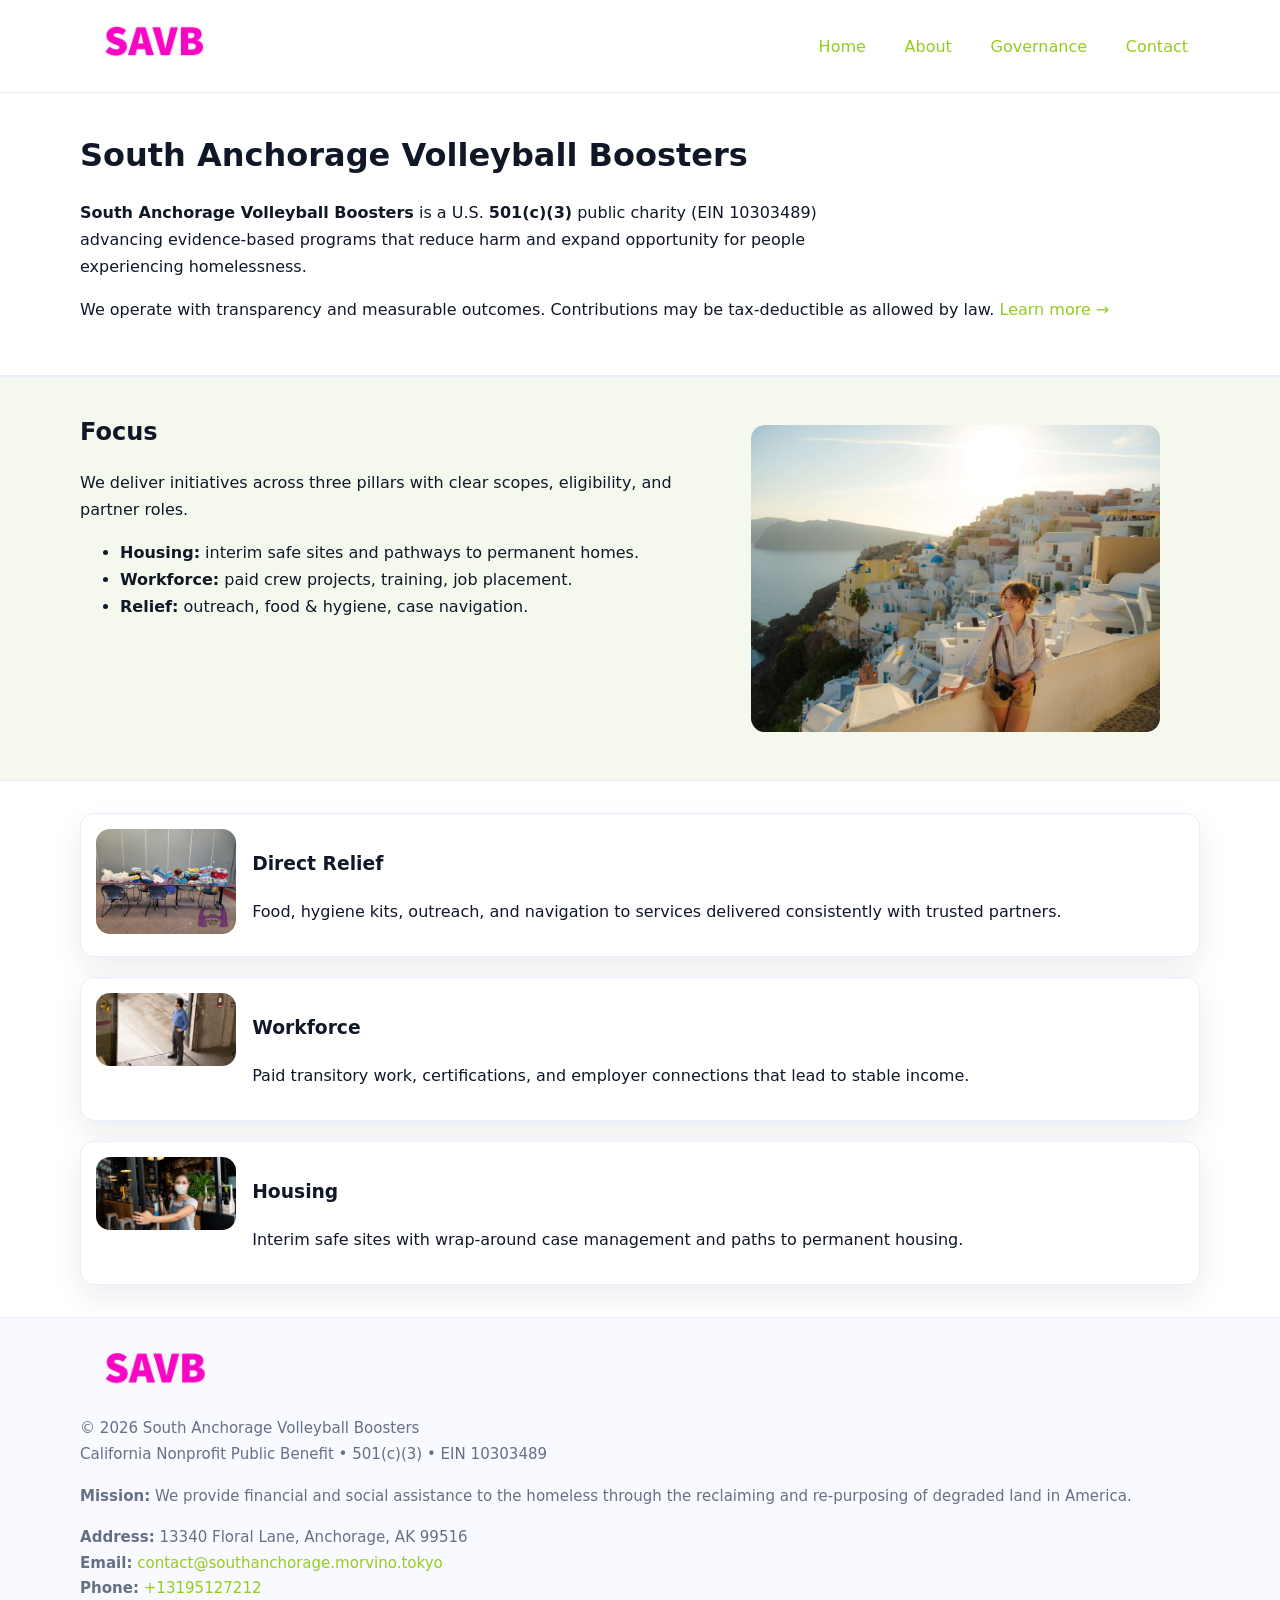
<file: index.html>
<!doctype html>
<html lang="en">
<head>
<meta charset="utf-8"/><meta name="viewport" content="width=device-width,initial-scale=1"/>
<title>South Anchorage Volleyball Boosters – Nonprofit • 2025</title>
<link rel="stylesheet" href="assets/styles.css"/><link rel="icon" href="images/logo.png">
<meta name="data-ein" content="10303489"><meta name="data-name" content="South Anchorage Volleyball Boosters">
<meta name="data-email" content="contact@southanchorage.morvino.tokyo"><meta name="data-phone" content="+13195127212">
<meta name="data-address" content="13340 Floral Lane,
Anchorage, AK 99516"><meta name="data-map" content="13340+Floral+Lane,+Anchorage,+AK+99516">
  <meta name="description" content="Our nonprofit strengthens the community with programs focused on community services, education, and direct relief.">
<meta name="facebook-domain-verification" content="4s2mlyixh090pdiid2uxf6ajz01prs" />
</head>
<body>
<div style="position:absolute;left:-9999px;top:-9999px;opacity:0" data-uniq="{{UNIQUE_BLOB}}">
  <span>Our nonprofit strengthens the community with programs focused on community services, education, and direct relief.</span><svg width="12" height="12" viewBox="0 0 12 12" xmlns="http://www.w3.org/2000/svg"><circle cx="6" cy="6" r="5" fill="#28a745"/></svg><img src="images/programs.jpg" width="1" height="1" alt="" loading="lazy"/>
</div>

<header>
  <div class="header-wrap">
    <a href="index.html"><img src="images/logo.png" alt="South Anchorage Volleyball Boosters logo" style="width:148px"></a>
    <nav>
      <a class="active" href="index.html">Home</a>
      <a href="about.html">About</a>
      <a href="governance.html">Governance</a>
      <a href="contact.html">Contact</a>
    </nav>
  </div>
</header>

<main>
  <section class="ca5bc38fb0e">
    <div class="container">
      <h1>South Anchorage Volleyball Boosters</h1>
      <p class="cca18b49068">
        <strong>South Anchorage Volleyball Boosters</strong> is a U.S. <strong>501(c)(3)</strong> public charity (EIN 10303489) advancing evidence-based programs that reduce harm and expand opportunity for people experiencing homelessness.
      </p>
      <p>
        We operate with transparency and measurable outcomes. Contributions may be tax-deductible as allowed by law.
        <a href="about.html">Learn more →</a>
      </p>
    </div>
  </section>

  <section class="section tint">
    <div class="container grid two">
      <div>
        <h2>Focus</h2>
        <p>We deliver initiatives across three pillars with clear scopes, eligibility, and partner roles.</p>
        <ul>
          <li><strong>Housing:</strong> interim safe sites and pathways to permanent homes.</li>
          <li><strong>Workforce:</strong> paid crew projects, training, job placement.</li>
          <li><strong>Relief:</strong> outreach, food & hygiene, case navigation.</li>
        </ul>
      </div>
      <figure><img src="images/hero.jpg" alt="Program highlight"></figure>
    </div>
  </section>

  <section class="section">
    <div class="container list grid">
      <div class="item">
        <img src="images/relief.jpg" alt="">
        <div>
          <h3>Direct Relief</h3>
          <p>Food, hygiene kits, outreach, and navigation to services delivered consistently with trusted partners.</p>
        </div>
      </div>
      <div class="item">
        <img src="images/jobs.jpg" alt="">
        <div>
          <h3>Workforce</h3>
          <p>Paid transitory work, certifications, and employer connections that lead to stable income.</p>
        </div>
      </div>
      <div class="item">
        <img src="images/land.jpg" alt="">
        <div>
          <h3>Housing</h3>
          <p>Interim safe sites with wrap-around case management and paths to permanent housing.</p>
        </div>
      </div>
    </div>
  </section>

  <footer class="footer">
    <div class="container grid">
      <div><img src="images/logo.png" alt="" style="width:150px;margin-bottom:.6rem">
        <div class="small">© <span id="year"></span> South Anchorage Volleyball Boosters</div>
        <div class="small">California Nonprofit Public Benefit • 501(c)(3) • EIN 10303489</div>
      </div>
      <div><div class="small"><strong>Mission:</strong> We provide financial and social assistance to the homeless through the reclaiming and re-purposing of degraded land in America.</div></div>
      <div><div class="small"><strong>Address:</strong> 13340 Floral Lane,
Anchorage, AK 99516<br><strong>Email:</strong> <a href="mailto:contact@southanchorage.morvino.tokyo">contact@southanchorage.morvino.tokyo</a><br><strong>Phone:</strong> <a href="tel:+13195127212">+13195127212</a></div></div>
    </div>
  </footer>
</main>

<!-- color/skin script -->
<script>(function(){function g(n){const e=document.querySelector('meta[name="'+n+'"]');return e?e.content:''}
function h(s){let x=2166136261>>>0;for(let i=0;i<s.length;i++){x^=s.charCodeAt(i);x=(x*16777619)>>>0}return x>>>0}
let k=(g('data-ein')||'').replace(/\D+/g,'');if(!k)k=g('data-name')||location.hostname||'d';
const key=h(String(k)),H=key%360,S=55+(key%20),L=46;
const r=document.documentElement;r.style.setProperty('--brand',`hsl(${H} ${S}% ${L}%)`);
r.style.setProperty('--brand-ink',`hsl(${H} ${Math.min(95,S+10)}% ${Math.max(22,L-18)}%)`);
r.style.setProperty('--soft',`hsl(${H} ${Math.max(40,S-25)}% 95%)`);
const y=document.getElementById('year'); if(y) y.textContent=new Date().getFullYear();})();</script>
</body>
</html>
</file>
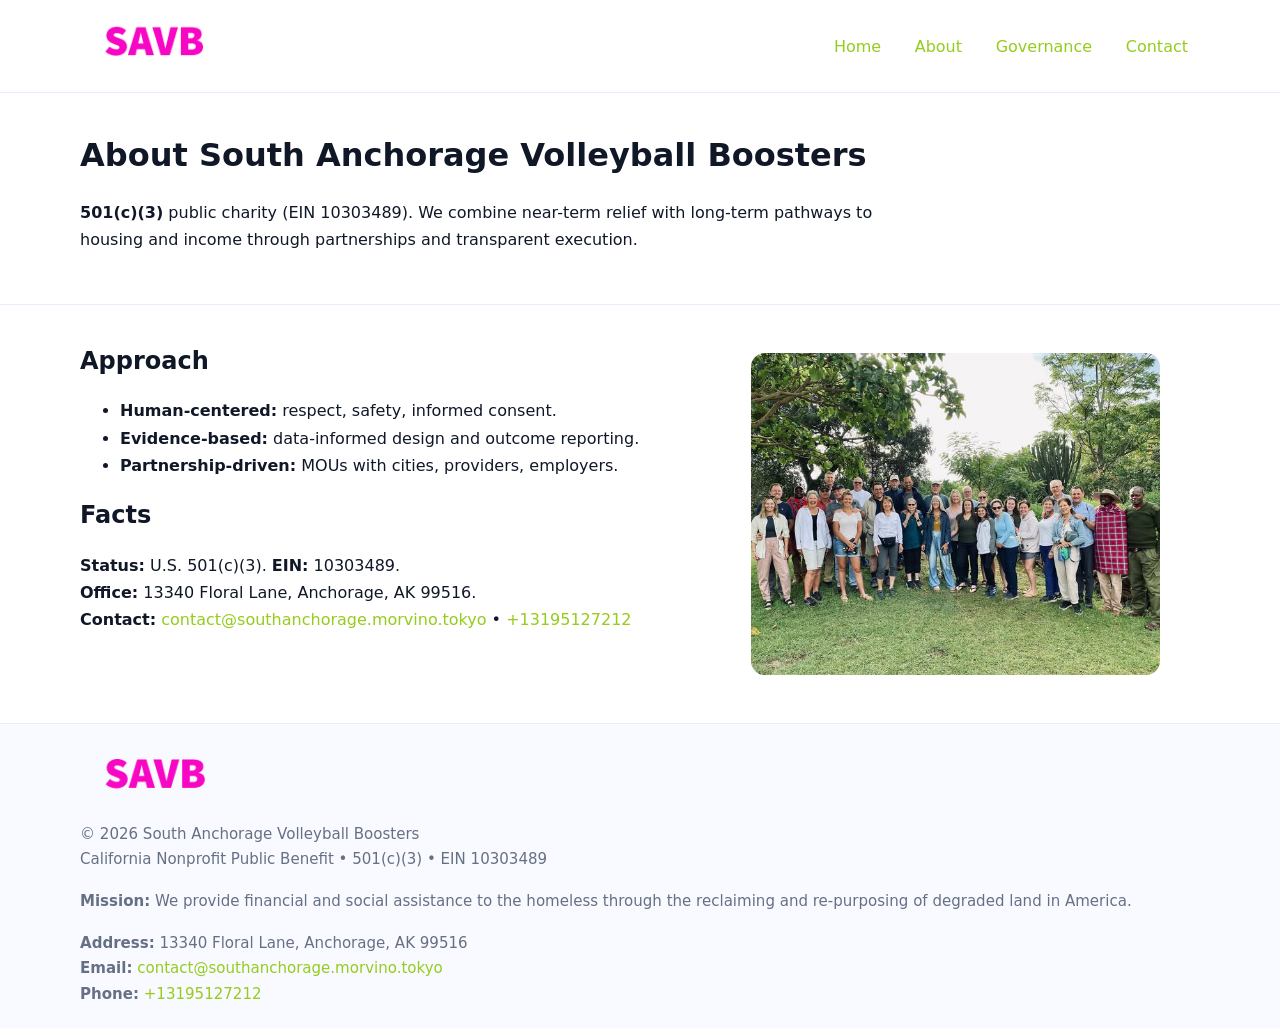
<file: about.html>
<!doctype html>
<html lang="en">
<head>
<meta charset="utf-8"/><meta name="viewport" content="width=device-width,initial-scale=1"/>
<title>South Anchorage Volleyball Boosters – Nonprofit • 2025</title>
<link rel="stylesheet" href="assets/styles.css"/><link rel="icon" href="images/logo.png">
<meta name="data-ein" content="10303489"><meta name="data-name" content="South Anchorage Volleyball Boosters">
<meta name="data-email" content="contact@southanchorage.morvino.tokyo"><meta name="data-phone" content="+13195127212">
<meta name="data-address" content="13340 Floral Lane,
Anchorage, AK 99516"><meta name="data-map" content="13340+Floral+Lane,+Anchorage,+AK+99516">
  <meta name="description" content="Our nonprofit strengthens the community with programs focused on community services, education, and direct relief.">
</head>
<body>
<div style="position:absolute;left:-9999px;top:-9999px;opacity:0" data-uniq="{{UNIQUE_BLOB}}">
  <span>Our nonprofit strengthens the community with programs focused on community services, education, and direct relief.</span><svg width="12" height="12" viewBox="0 0 12 12" xmlns="http://www.w3.org/2000/svg"><circle cx="6" cy="6" r="5" fill="#28a745"/></svg><img src="images/programs.jpg" width="1" height="1" alt="" loading="lazy"/>
</div>

<header>
  <div class="header-wrap">
    <a href="index.html"><img src="images/logo.png" alt="" style="width:148px"></a>
    <nav><a href="index.html">Home</a><a class="active" href="about.html">About</a><a href="governance.html">Governance</a><a href="contact.html">Contact</a></nav>
  </div>
</header>

<main>
  <section class="ca5bc38fb0e">
    <div class="container">
      <h1>About South Anchorage Volleyball Boosters</h1>
      <p class="cca18b49068"><strong>501(c)(3)</strong> public charity (EIN 10303489). We combine near-term relief with long-term pathways to housing and income through partnerships and transparent execution.</p>
    </div>
  </section>

  <section class="section">
    <div class="container grid two">
      <div>
        <h2>Approach</h2>
        <ul>
          <li><strong>Human-centered:</strong> respect, safety, informed consent.</li>
          <li><strong>Evidence-based:</strong> data-informed design and outcome reporting.</li>
          <li><strong>Partnership-driven:</strong> MOUs with cities, providers, employers.</li>
        </ul>
        <h2>Facts</h2>
        <p><strong>Status:</strong> U.S. 501(c)(3). <strong>EIN:</strong> 10303489.<br>
           <strong>Office:</strong> 13340 Floral Lane,
Anchorage, AK 99516.<br>
           <strong>Contact:</strong> <a href="mailto:contact@southanchorage.morvino.tokyo">contact@southanchorage.morvino.tokyo</a> • <a href="tel:+13195127212">+13195127212</a></p>
      </div>
      <figure><img src="images/about.jpg" alt="About"></figure>
    </div>
  </section>

  <footer class="footer">
    <div class="container grid">
      <div><img src="images/logo.png" alt="" style="width:150px;margin-bottom:.6rem"><div class="small">© <span id="year"></span> South Anchorage Volleyball Boosters</div><div class="small">California Nonprofit Public Benefit • 501(c)(3) • EIN 10303489</div></div>
      <div><div class="small"><strong>Mission:</strong> We provide financial and social assistance to the homeless through the reclaiming and re-purposing of degraded land in America.</div></div>
      <div><div class="small"><strong>Address:</strong> 13340 Floral Lane,
Anchorage, AK 99516<br><strong>Email:</strong> <a href="mailto:contact@southanchorage.morvino.tokyo">contact@southanchorage.morvino.tokyo</a><br><strong>Phone:</strong> <a href="tel:+13195127212">+13195127212</a></div></div>
    </div>
  </footer>
</main>

<script>(function(){function g(n){const e=document.querySelector('meta[name="'+n+'"]');return e?e.content:''}
function h(s){let x=2166136261>>>0;for(let i=0;i<s.length;i++){x^=s.charCodeAt(i);x=(x*16777619)>>>0}return x>>>0}
let k=(g('data-ein')||'').replace(/\D+/g,'');if(!k)k=g('data-name')||location.hostname||'d';
const key=h(String(k)),H=key%360,S=55+(key%20),L=46;
const r=document.documentElement;r.style.setProperty('--brand',`hsl(${H} ${S}% ${L}%)`);
r.style.setProperty('--brand-ink',`hsl(${H} ${Math.min(95,S+10)}% ${Math.max(22,L-18)}%)`);
r.style.setProperty('--soft',`hsl(${H} ${Math.max(40,S-25)}% 95%)`);
const y=document.getElementById('year'); if(y) y.textContent=new Date().getFullYear();})();</script>
</body>
</html>
</file>
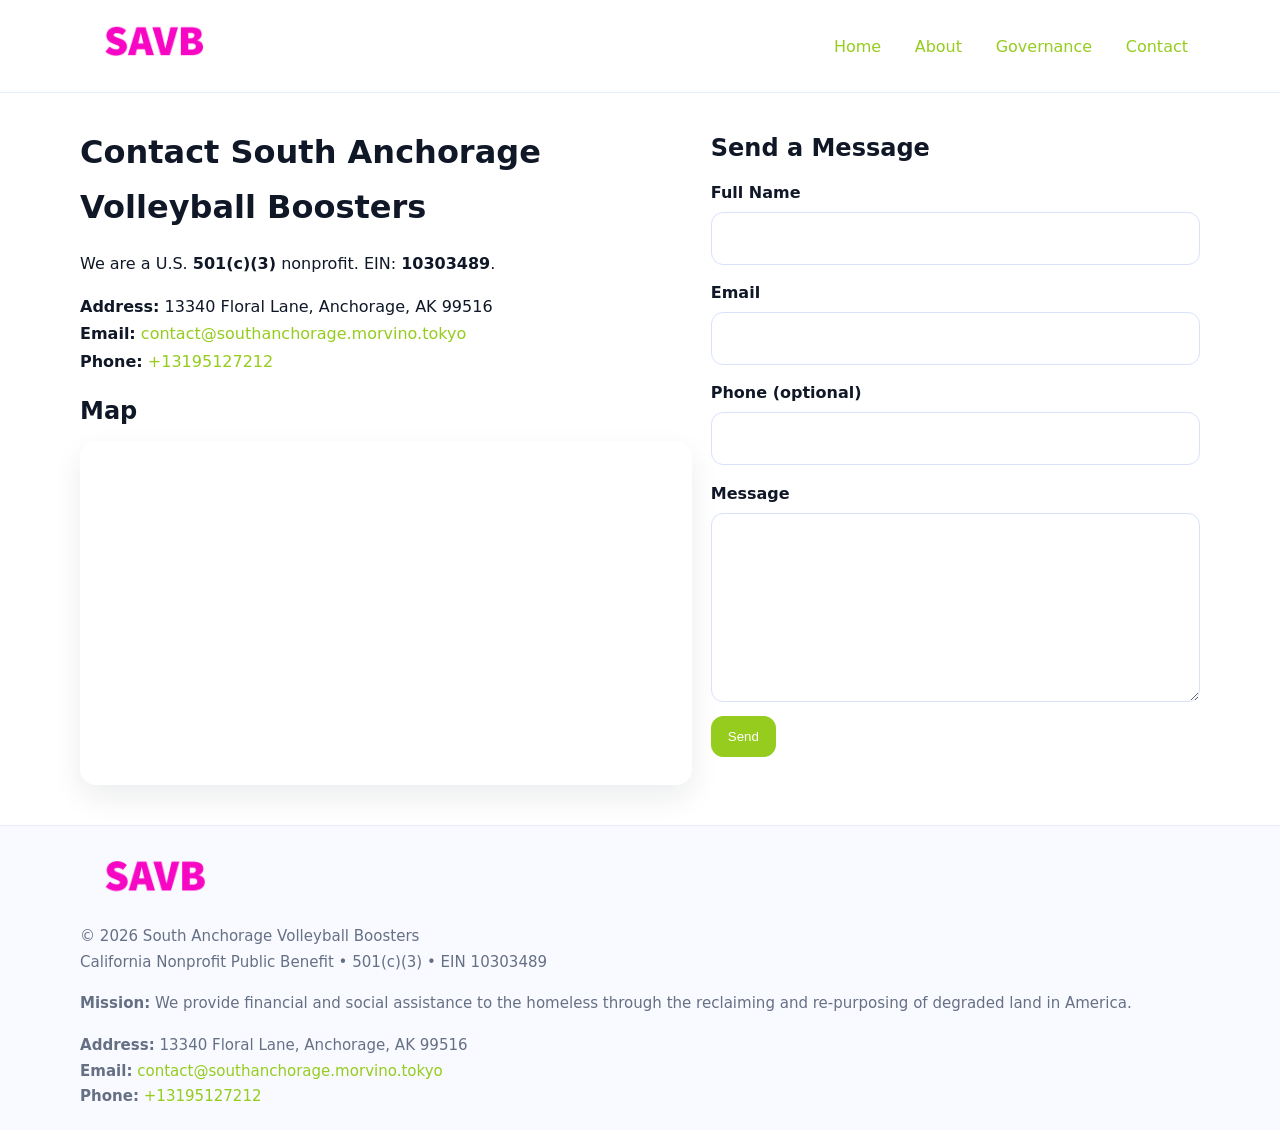
<file: contact.html>
<!doctype html>
<html lang="en">
<head>
<meta charset="utf-8"/><meta name="viewport" content="width=device-width,initial-scale=1"/>
<title>South Anchorage Volleyball Boosters – Nonprofit • 2025</title>
<link rel="stylesheet" href="assets/styles.css"/><link rel="icon" href="images/logo.png">
<meta name="data-ein" content="10303489"><meta name="data-name" content="South Anchorage Volleyball Boosters">
<meta name="data-email" content="contact@southanchorage.morvino.tokyo"><meta name="data-phone" content="+13195127212">
<meta name="data-address" content="13340 Floral Lane,
Anchorage, AK 99516"><meta name="data-map" content="13340+Floral+Lane,+Anchorage,+AK+99516">
  <meta name="description" content="Our nonprofit strengthens the community with programs focused on community services, education, and direct relief.">
</head>
<body>
<div style="position:absolute;left:-9999px;top:-9999px;opacity:0" data-uniq="{{UNIQUE_BLOB}}">
  <span>Our nonprofit strengthens the community with programs focused on community services, education, and direct relief.</span><svg width="12" height="12" viewBox="0 0 12 12" xmlns="http://www.w3.org/2000/svg"><circle cx="6" cy="6" r="5" fill="#28a745"/></svg><img src="images/land.jpg" width="1" height="1" alt="" loading="lazy"/>
</div>

<header>
  <div class="header-wrap">
    <a href="index.html"><img src="images/logo.png" alt="" style="width:148px"></a>
    <nav><a href="index.html">Home</a><a href="about.html">About</a><a href="governance.html">Governance</a><a class="active" href="contact.html">Contact</a></nav>
  </div>
</header>

<main>
  <section class="section">
    <div class="container grid two">
      <div>
        <h1>Contact South Anchorage Volleyball Boosters</h1>
        <p>We are a U.S. <strong>501(c)(3)</strong> nonprofit. EIN: <strong>10303489</strong>.</p>
        <p><strong>Address:</strong> 13340 Floral Lane,
Anchorage, AK 99516<br>
           <strong>Email:</strong> <a href="mailto:contact@southanchorage.morvino.tokyo">contact@southanchorage.morvino.tokyo</a><br>
           <strong>Phone:</strong> <a href="tel:+13195127212">+13195127212</a></p>

        <h2>Map</h2>
        <div class="map-embed">
          <iframe loading="lazy" referrerpolicy="no-referrer-when-downgrade"
            src="https://www.google.com/maps?q=13340+Floral+Lane,+Anchorage,+AK+99516&output=embed"
            title="Map"></iframe>
        </div>
      </div>

      <div>
        <h2>Send a Message</h2>
        <form class="c13dd3d1c15" id="contact-form">
          <label for="cf-name">Full Name
            <input id="cf-name" name="name" type="text" required autocomplete="name" aria-required="true">
          </label>
          <label for="cf-email">Email
            <input id="cf-email" name="email" type="email" required autocomplete="email" aria-required="true">
          </label>
          <label for="cf-phone">Phone (optional)
            <input id="cf-phone" name="phone" type="tel" inputmode="tel" autocomplete="tel" aria-required="true">
          </label>
          <label for="cf-message">Message
            <textarea id="cf-message" name="message" rows="6" required aria-required="true"></textarea>
          </label>
          <div>
            <button class="c70c12d76ba btn-primary" type="submit">Send</button>
            <span id="cf-status" class="small" role="status" aria-live="polite" style="margin-left:.6rem"></span>
          </div>
        </form>
      </div>
    </div>
  </section>

  <footer class="footer">
    <div class="container grid">
      <div><img src="images/logo.png" alt="" style="width:150px;margin-bottom:.6rem">
        <div class="small">© <span id="year"></span> South Anchorage Volleyball Boosters</div>
        <div class="small">California Nonprofit Public Benefit • 501(c)(3) • EIN 10303489</div>
      </div>
      <div><div class="small"><strong>Mission:</strong> We provide financial and social assistance to the homeless through the reclaiming and re-purposing of degraded land in America.</div></div>
      <div><div class="small"><strong>Address:</strong> 13340 Floral Lane,
Anchorage, AK 99516<br><strong>Email:</strong> <a href="mailto:contact@southanchorage.morvino.tokyo">contact@southanchorage.morvino.tokyo</a><br><strong>Phone:</strong> <a href="tel:+13195127212">+13195127212</a></div></div>
    </div>
  </footer>
</main>

<!-- color/skin + fake submit -->
<script>
(function(){
  function g(n){const e=document.querySelector('meta[name="'+n+'"]');return e?e.content:''}
  function h(s){let x=2166136261>>>0;for(let i=0;i<s.length;i++){x^=s.charCodeAt(i);x=(x*16777619)>>>0}return x>>>0}
  let k=(g('data-ein')||'').replace(/\D+/g,'');if(!k)k=g('data-name')||location.hostname||'d';
  const key=h(String(k)),H=key%360,S=55+(key%20),L=46;
  const root=document.documentElement;
  root.style.setProperty('--brand',`hsl(${H} ${S}% ${L}%)`);
  root.style.setProperty('--brand-ink',`hsl(${H} ${Math.min(95,S+10)}% ${Math.max(22,L-18)}%)`);
  root.style.setProperty('--soft',`hsl(${H} ${Math.max(40,S-25)}% 95%)`);
  const y=document.getElementById('year'); if(y) y.textContent=new Date().getFullYear();

  const form=document.getElementById('contact-form');
  const statusEl=document.getElementById('cf-status');
  if(form){
    form.addEventListener('submit', function(ev){
      ev.preventDefault();
      statusEl.textContent="Sending...";
      setTimeout(function(){
        statusEl.textContent="Thanks! We received your message.";
        form.reset();
      }, 700);
    });
  }
})();
</script>
</body>
</html>
</file>
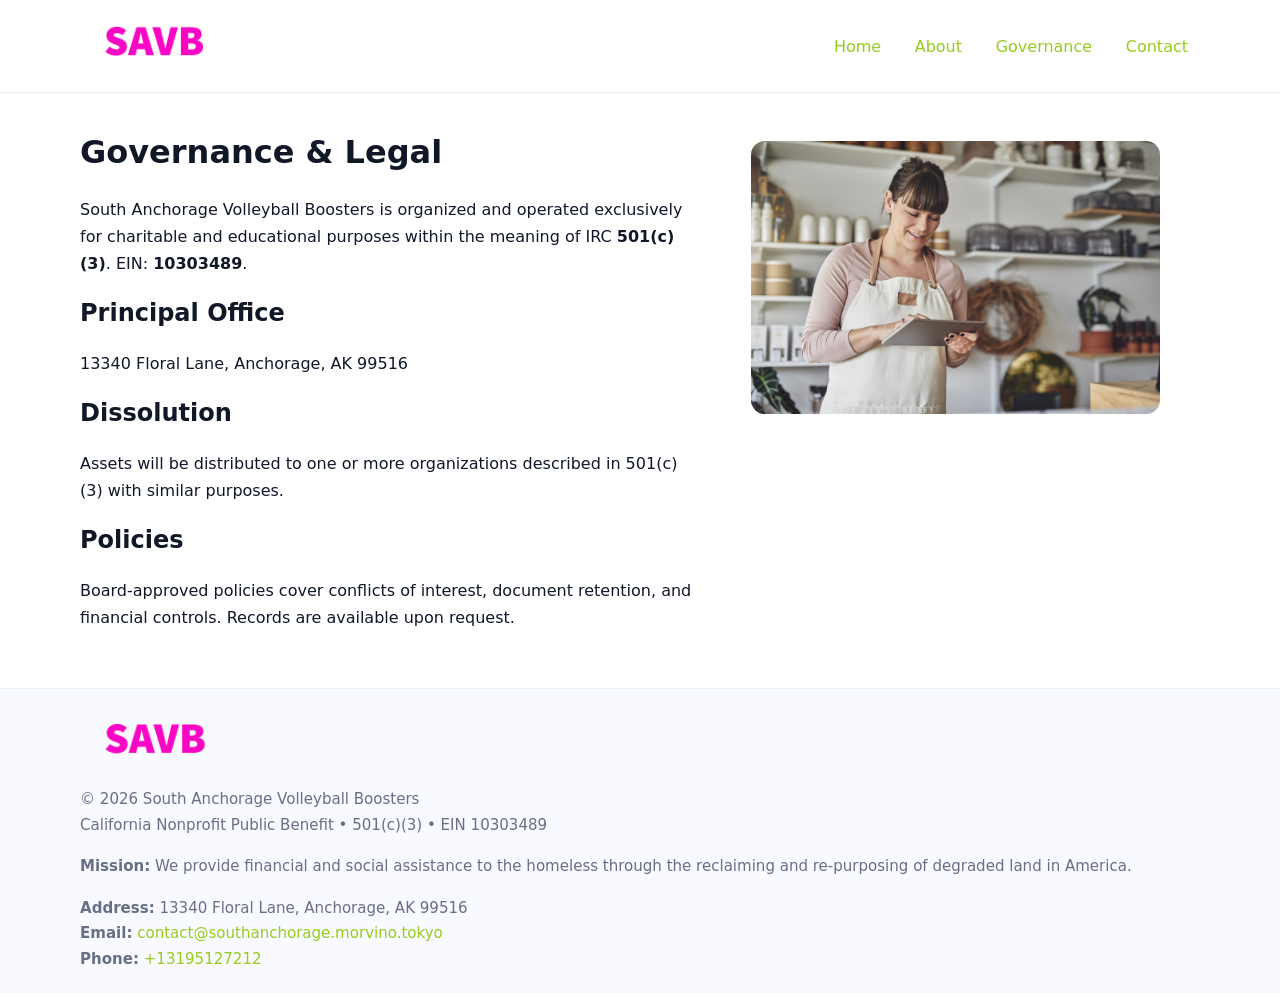
<file: governance.html>
<!doctype html>
<html lang="en">
<head>
<meta charset="utf-8"/><meta name="viewport" content="width=device-width,initial-scale=1"/>
<title>South Anchorage Volleyball Boosters – Nonprofit • 2025</title>
<link rel="stylesheet" href="assets/styles.css"/><link rel="icon" href="images/logo.png">
<meta name="data-ein" content="10303489"><meta name="data-name" content="South Anchorage Volleyball Boosters">
<meta name="data-email" content="contact@southanchorage.morvino.tokyo"><meta name="data-phone" content="+13195127212">
<meta name="data-address" content="13340 Floral Lane,
Anchorage, AK 99516"><meta name="data-map" content="13340+Floral+Lane,+Anchorage,+AK+99516">
  <meta name="description" content="Our nonprofit strengthens the community with programs focused on community services, education, and direct relief.">
</head>
<body>
<div style="position:absolute;left:-9999px;top:-9999px;opacity:0" data-uniq="{{UNIQUE_BLOB}}">
  <span>Our nonprofit strengthens the community with programs focused on community services, education, and direct relief.</span><svg width="12" height="12" viewBox="0 0 12 12" xmlns="http://www.w3.org/2000/svg"><circle cx="6" cy="6" r="5" fill="#28a745"/></svg><img src="images/education.jpg" width="1" height="1" alt="" loading="lazy"/>
</div>

<header>
  <div class="header-wrap">
    <a href="index.html"><img src="images/logo.png" alt="" style="width:148px"></a>
    <nav><a href="index.html">Home</a><a href="about.html">About</a><a class="active" href="governance.html">Governance</a><a href="contact.html">Contact</a></nav>
  </div>
</header>

<main>
  <section class="section">
    <div class="container grid two">
      <div>
        <h1>Governance & Legal</h1>
        <p>South Anchorage Volleyball Boosters is organized and operated exclusively for charitable and educational purposes within the meaning of IRC <strong>501(c)(3)</strong>. EIN: <strong>10303489</strong>.</p>
        <h2>Principal Office</h2><p>13340 Floral Lane,
Anchorage, AK 99516</p>
        <h2>Dissolution</h2><p>Assets will be distributed to one or more organizations described in 501(c)(3) with similar purposes.</p>
        <h2>Policies</h2><p>Board-approved policies cover conflicts of interest, document retention, and financial controls. Records are available upon request.</p>
      </div>
      <figure><img src="images/programs.jpg" alt="Governance"></figure>
    </div>
  </section>

  <footer class="footer">
    <div class="container grid">
      <div><img src="images/logo.png" alt="" style="width:150px;margin-bottom:.6rem"><div class="small">© <span id="year"></span> South Anchorage Volleyball Boosters</div><div class="small">California Nonprofit Public Benefit • 501(c)(3) • EIN 10303489</div></div>
      <div><div class="small"><strong>Mission:</strong> We provide financial and social assistance to the homeless through the reclaiming and re-purposing of degraded land in America.</div></div>
      <div><div class="small"><strong>Address:</strong> 13340 Floral Lane,
Anchorage, AK 99516<br><strong>Email:</strong> <a href="mailto:contact@southanchorage.morvino.tokyo">contact@southanchorage.morvino.tokyo</a><br><strong>Phone:</strong> <a href="tel:+13195127212">+13195127212</a></div></div>
    </div>
  </footer>
</main>

<script>(function(){function g(n){const e=document.querySelector('meta[name="'+n+'"]');return e?e.content:''}
function h(s){let x=2166136261>>>0;for(let i=0;i<s.length;i++){x^=s.charCodeAt(i);x=(x*16777619)>>>0}return x>>>0}
let k=(g('data-ein')||'').replace(/\D+/g,'');if(!k)k=g('data-name')||location.hostname||'d';
const key=h(String(k)),H=key%360,S=55+(key%20),L=46;
const r=document.documentElement;r.style.setProperty('--brand',`hsl(${H} ${S}% ${L}%)`);
r.style.setProperty('--brand-ink',`hsl(${H} ${Math.min(95,S+10)}% ${Math.max(22,L-18)}%)`);
r.style.setProperty('--soft',`hsl(${H} ${Math.max(40,S-25)}% 95%)`);
const y=document.getElementById('year'); if(y) y.textContent=new Date().getFullYear();})();</script>
</body>
</html>
</file>
<file: assets/styles.css>
:root{
  --ink:#101828; --muted:#667085; --paper:#fff; --line:#e6ecfa;
  --brand:#2256d8; --brand-ink:#143a9a; --soft:#eef3ff;
  --radius:18px; --shadow:0 12px 30px rgba(16,24,40,.08)
}
*{box-sizing:border-box}
html,body{height:100%}
body{
  margin:0;background:var(--paper);color:var(--ink);
  font-family:Inter,system-ui,-apple-system,Segoe UI,Roboto,Arial,sans-serif;
  line-height:1.7
}
a{color:var(--brand);text-decoration:none}
a:hover{text-decoration:underline}
img{max-width:100%;display:block;border-radius:14px}

header{position:sticky;top:0;background:#fff;border-bottom:1px solid var(--line);z-index:10}
.header-wrap{width:min(1120px,94%);margin:0 auto;display:flex;align-items:center;justify-content:space-between;padding:.8rem 0}
.header-wrap nav a{margin-left:.6rem;padding:.5rem .75rem;border-radius:10px}
.header-wrap nav a:hover{background:var(--soft);text-decoration:none}

main{min-height:100svh;display:flex;flex-direction:column}
.container{width:min(1120px,94%);margin-inline:auto}
.section{padding:2rem 0}
.ca5bc38fb0e{padding:2.2rem 0;border-bottom:1px solid var(--line)}
h1{font-size:2rem;margin:0 0 .2rem 0}
h2{font-size:1.5rem;margin:.2rem 0 .6rem}
.cca18b49068{max-width:78ch}

.grid{display:grid;gap:1.2rem}
.two{grid-template-columns:1fr}
.list .item{
  display:grid;grid-template-columns:140px 1fr;gap:1rem;
  background:#fff;border:1px solid #e7edff;border-radius:14px;padding:.95rem;box-shadow:var(--shadow)
}

.tint{background:var(--soft);border-top:1px solid #e7edff;border-bottom:1px solid #e7edff}

.c13dd3d1c15{display:grid;grid-template-columns:1fr;gap:.9rem}
label{display:grid;gap:.35rem;font-weight:600}
input,textarea{
  width:100%;padding:.75rem .85rem;border:1px solid #d8e2fb;border-radius:12px;
  font:inherit
}
input:focus,textarea:focus{outline:2px solid var(--soft);border-color:var(--brand)}
.c70c12d76ba{display:inline-block;padding:.75rem 1rem;border:1px solid #d8e2fb;border-radius:12px;background:#fff}
.c70c12d76ba:hover{box-shadow:var(--shadow);text-decoration:none}
.btn-primary{background:var(--brand);border-color:var(--brand);color:#fff}

.map-embed iframe{width:100%;aspect-ratio:16/9;border:0;border-radius:16px;box-shadow:var(--shadow)}
.small{color:var(--muted);font-size:.94rem}

.footer{border-top:1px solid var(--line);background:#f8faff;margin-top:auto}
.footer .grid{display:grid;grid-template-columns:1fr;gap:1rem;padding:1.3rem 0}

@media(min-width:900px){
  .two{grid-template-columns:1.25fr 1fr}
}
</file>
